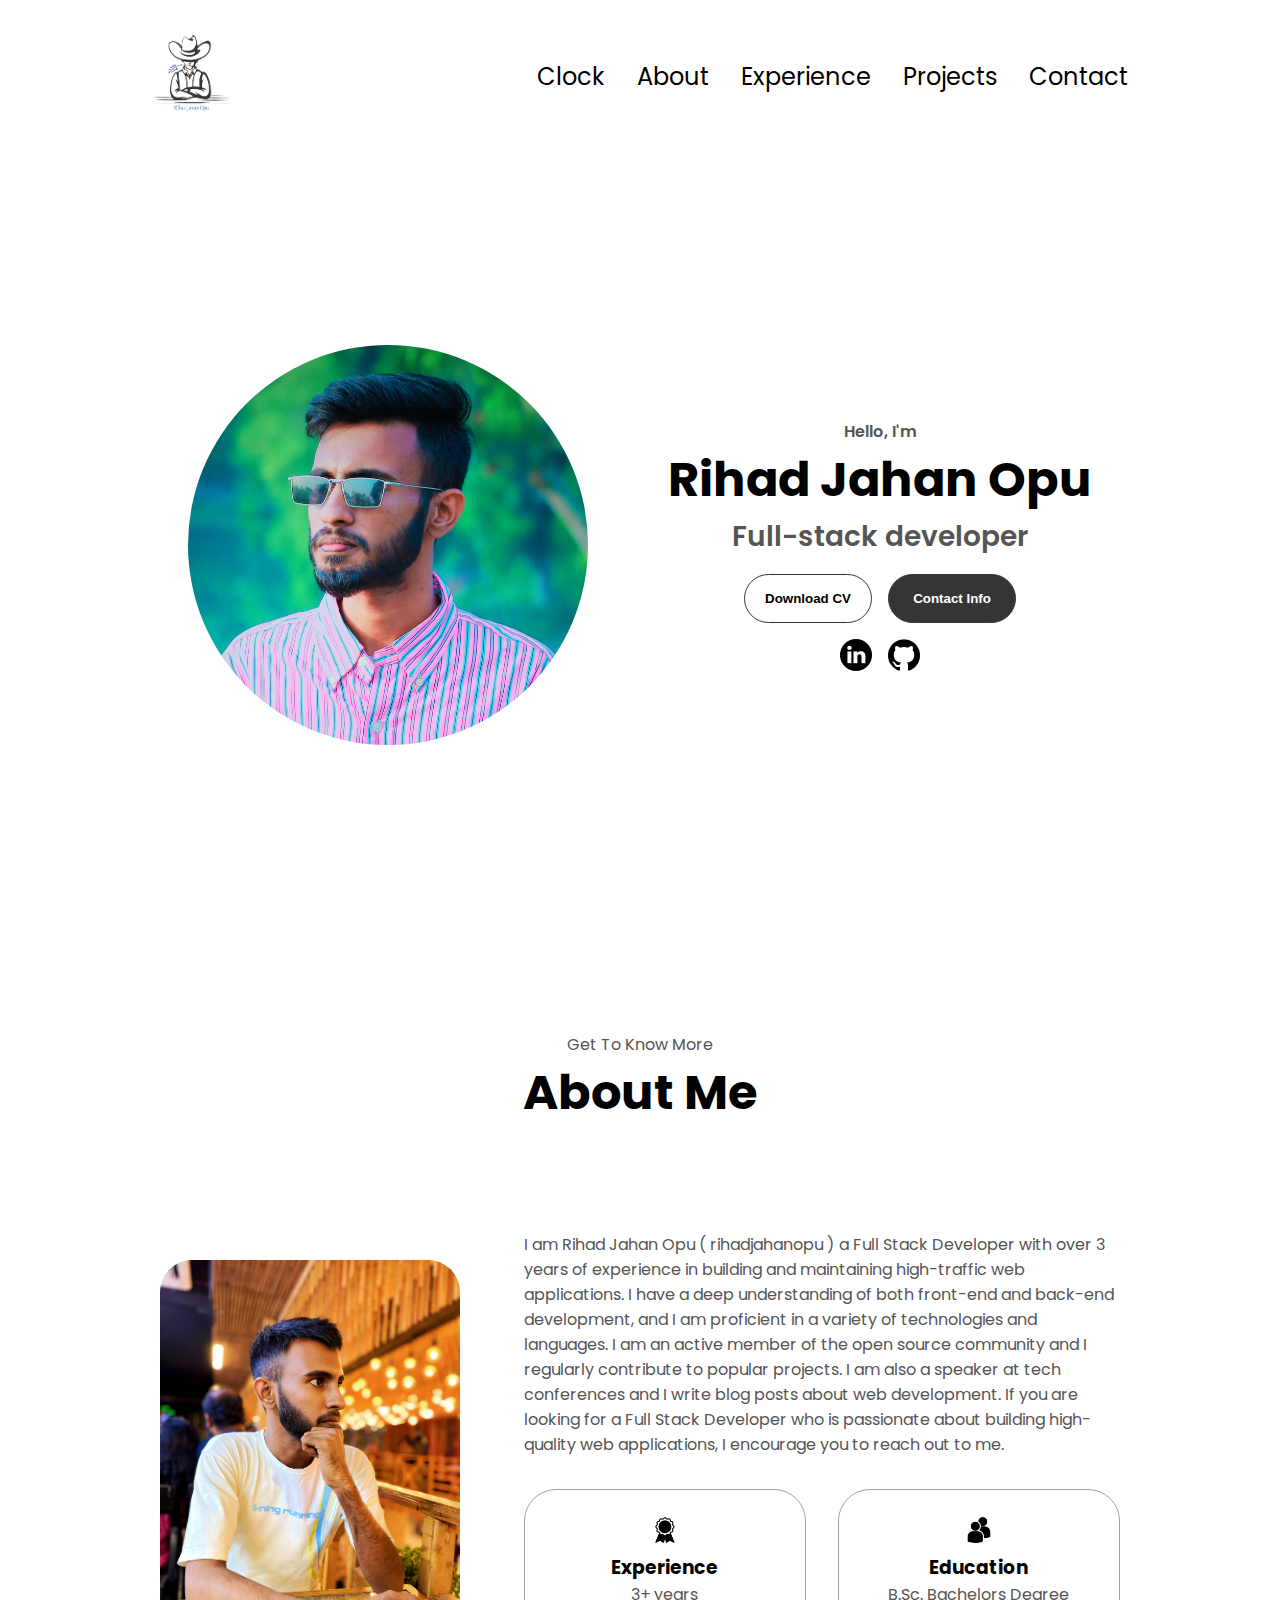
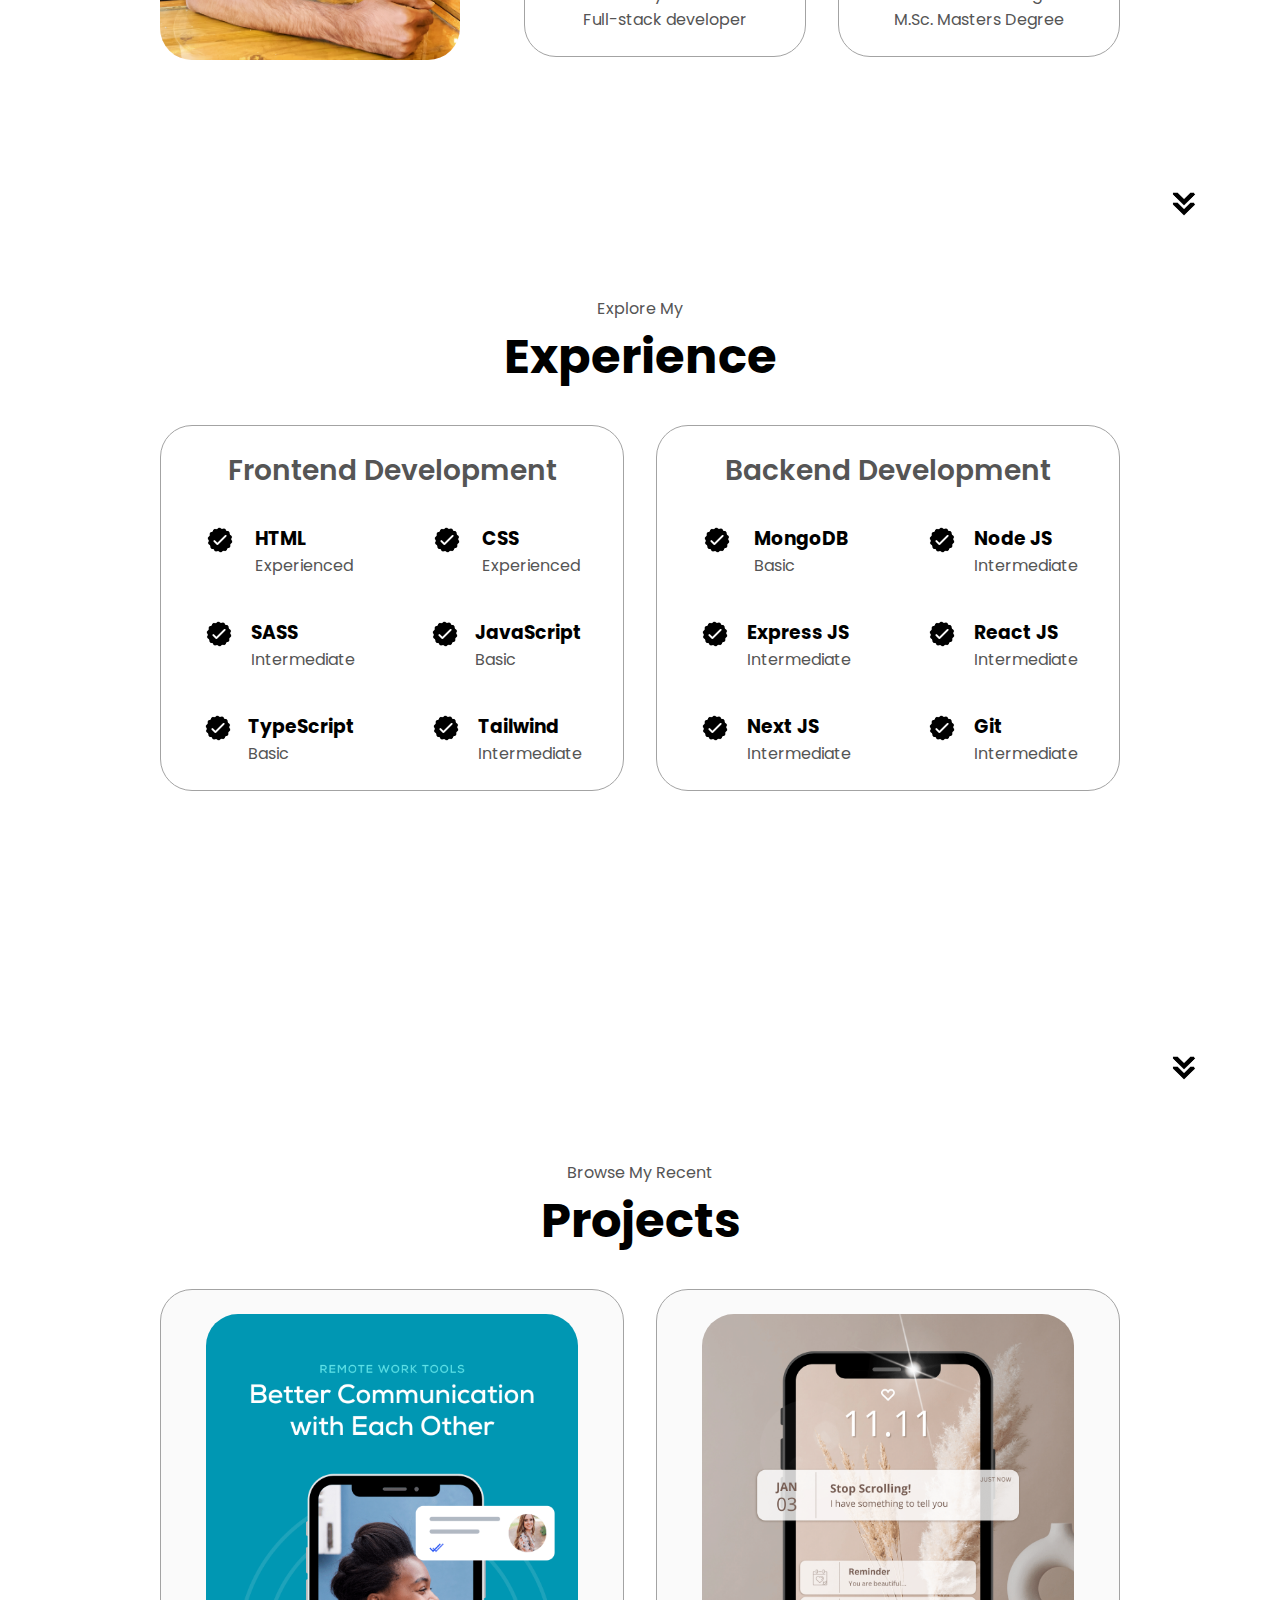
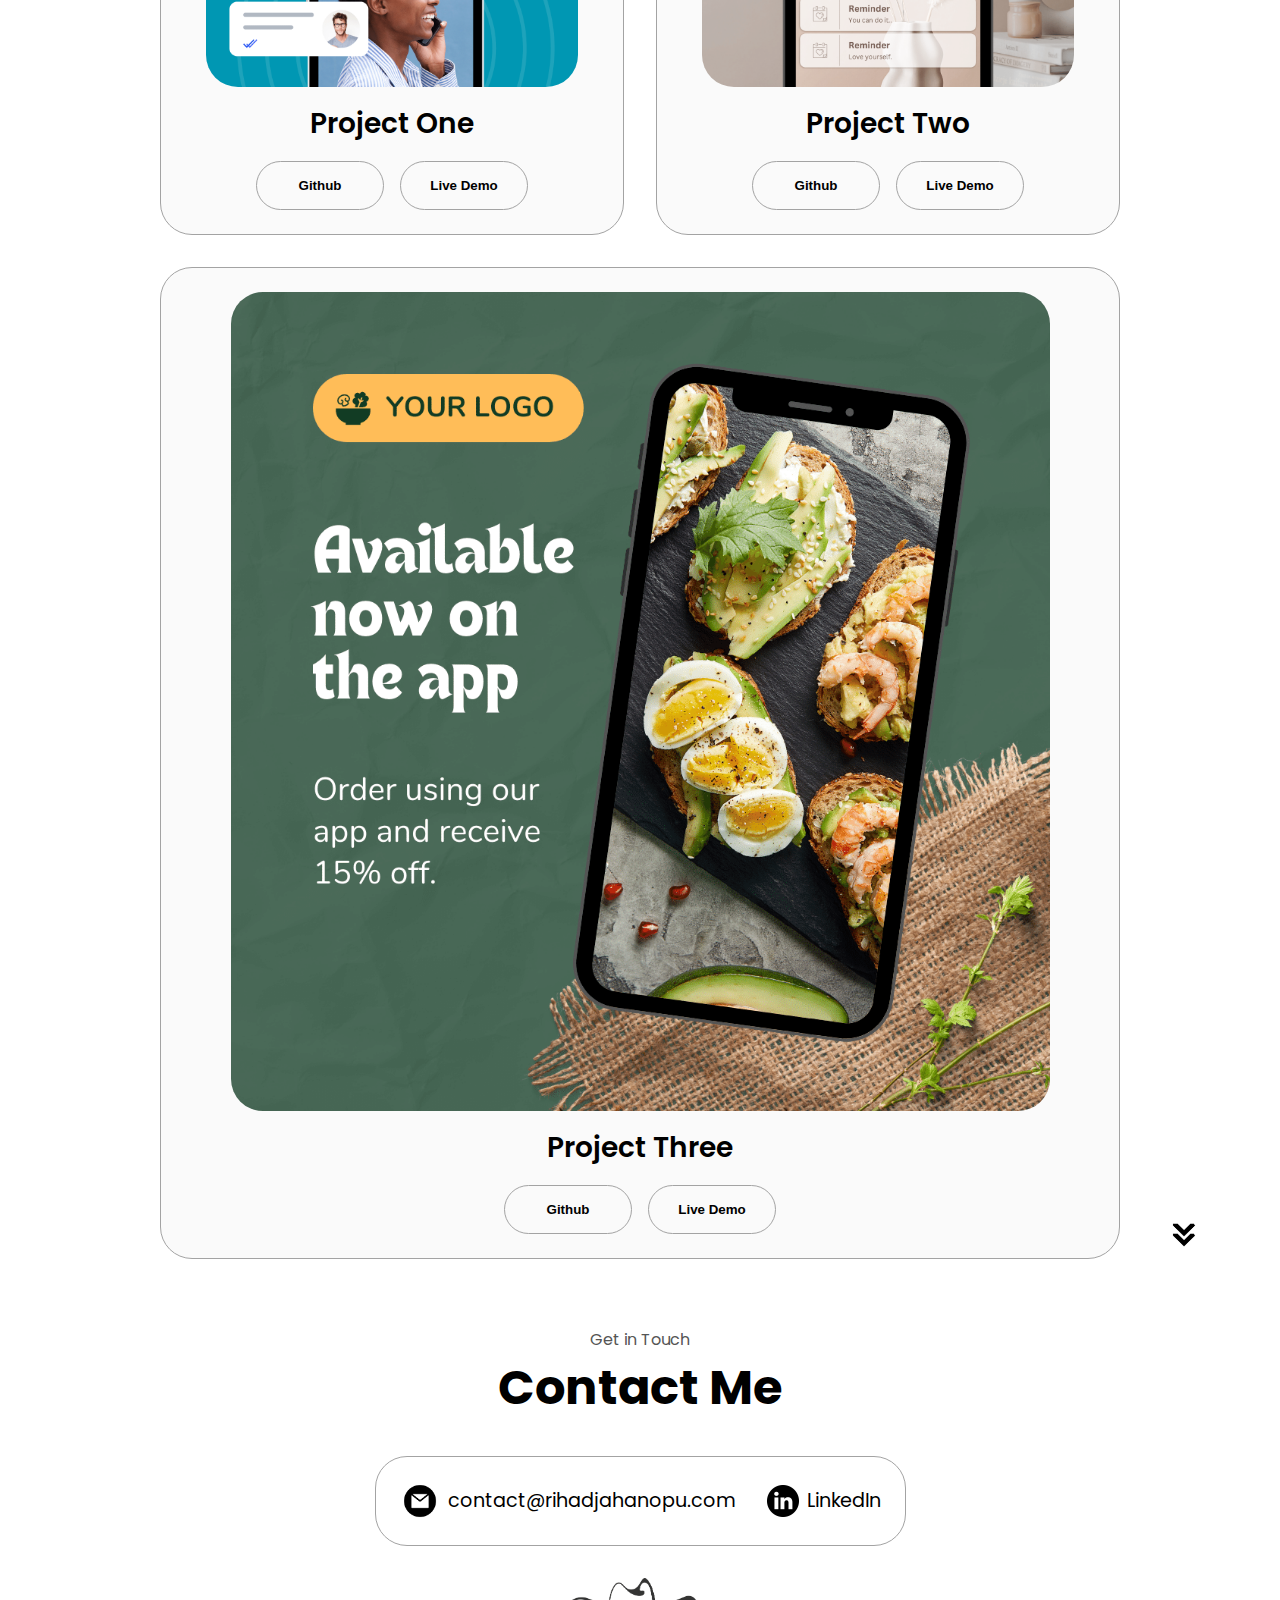
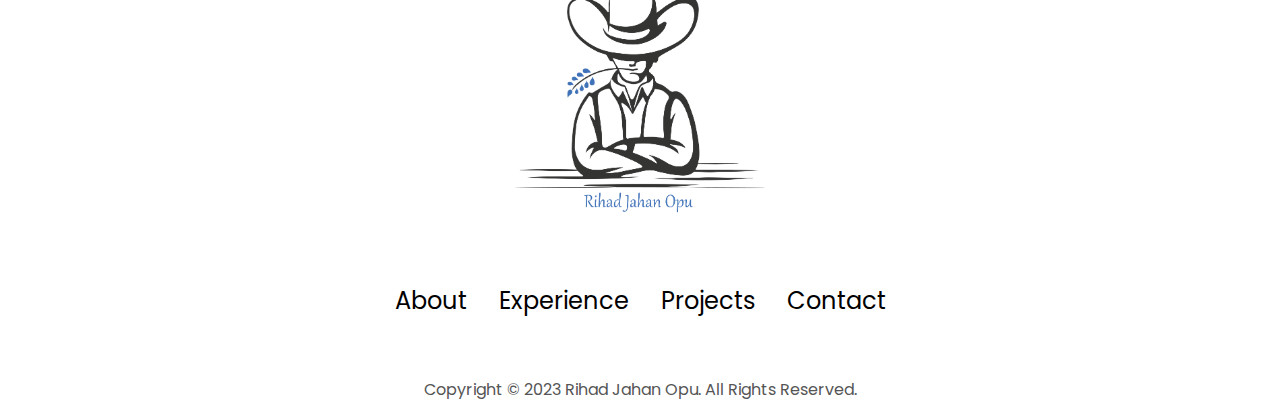
<file: index.html>
<!DOCTYPE html>
<html lang="en">
  <head>
    <meta charset="UTF-8" />
    <meta
      http-equiv="X-UA-Compatible"
      content="IE=edge"
    />
    <meta
      name="viewport"
      content="width=device-width, initial-scale=1.0"
    />
    <title>Rihad Jahan Opu | rihadjahanopu | full-stack developer</title>
    <link
      rel="stylesheet"
      href="style.css"
    />
    <link
      rel="stylesheet"
      href="mediaqueries.css"
    />
    <link
      rel="shortcut icon"
      href="./assets/websiteprofile.png"
      type="image/x-icon"
    />
  </head>
  <body>

    <nav id="desktop-nav">
      <div class="logo">
        <img
          src="./assets/websiteprofile.png"
          alt="logo"
          class="logo-in"
        />
      </div>
      <div>
        <ul class="nav-links">
          <li><a href="./clock.html">Clock</a></li>
          <li><a href="#about">About</a></li>
          <li><a href="#experience">Experience</a></li>
          <li><a href="#projects">Projects</a></li>
          <li><a href="#contact">Contact</a></li>
        </ul>
      </div>
    </nav>
    <nav id="hamburger-nav">
      <div class="logo"> <img
          src="./assets/websiteprofile.png"
          alt="logo"
          class="logo-in"
        /></div>
      <div class="hamburger-menu">
        <div
          class="hamburger-icon"
          onclick="toggleMenu()"
        >
          <span></span>
          <span></span>
          <span></span>
        </div>
        <div class="menu-links">
          <li>
            <a
              href="clock.html"
              onclick="toggleMenu()"
              >Clock</a
            >
          </li>
          <li>
            <a
              href="#about"
              onclick="toggleMenu()"
              >About</a
            >
          </li>
          <li>
            <a
              href="#experience"
              onclick="toggleMenu()"
              >Experience</a
            >
          </li>
          <li>
            <a
              href="#projects"
              onclick="toggleMenu()"
              >Projects</a
            >
          </li>
          <li>
            <a
              href="#contact"
              onclick="toggleMenu()"
              >Contact</a
            >
          </li>
        </div>
      </div>
    </nav>
     <!-- <div class="finclock">
      <div id="clock"></div>
    </div> -->
    <section id="profile">
      <div class="section__pic-container">
        <img
          src="./assets/rihadprofile.jpg"
          alt="John Doe profile picture"
          class="profile-in-co"
        />
      </div>
      <div class="section__text">
        <p class="section__text__p1">Hello, I'm</p>
        <h1 class="title">Rihad Jahan Opu</h1>
        <p class="section__text__p2">Full-stack developer</p>
        <div class="btn-container">
          <button
            class="btn btn-color-2"
            onclick="window.open('./assets/resume-example.pdf')"
          >
            Download CV
          </button>
          <button
            class="btn btn-color-1"
            onclick="location.href='./#contact'"
          >
            Contact Info
          </button>
        </div>
        <div id="socials-container">
          <img
            src="./assets/linkedin.png"
            alt="My LinkedIn profile"
            class="icon"
            onclick="location.href='https://linkedin.com/in/rihadjahanopu'"
          />
          <img
            src="./assets/github.png"
            alt="My Github profile"
            class="icon"
            onclick="location.href='https://github.com/rihadjahanopu'"
          />
        </div>
      </div>
    </section>

    
    <section id="about">
      <p class="section__text__p1">Get To Know More</p>
      <h1 class="title">About Me</h1>
      <div class="section-container">
        <div class="section__pic-container">
          <img
            src="./assets/rihadheader.png"
            alt="Profile picture"
            class="about-pic"
          />
        </div>
       
        <div class="about-details-container">
           <div class="text-container">
            <p>
              I am Rihad Jahan Opu ( rihadjahanopu ) a Full Stack Developer with over 3 years of
              experience in building and maintaining high-traffic web
              applications. I have a deep understanding of both front-end and
              back-end development, and I am proficient in a variety of
              technologies and languages. I am an active member of the open
              source community and I regularly contribute to popular projects. I
              am also a speaker at tech conferences and I write blog posts about
              web development. If you are looking for a Full Stack Developer who
              is passionate about building high-quality web applications, I
              encourage you to reach out to me.
            </p>
          </div>
          <div class="about-containers">
            <div class="details-container">
              <img
                src="./assets/experience.png"
                alt="Experience icon"
                class="icon"
              />
              <h3>Experience</h3>
              <p>3+ years <br />Full-stack developer</p>
            </div>
            <div class="details-container">
              <img
                src="./assets/education.png"
                alt="Education icon"
                class="icon"
              />
              <h3>Education</h3>
              <p>B.Sc. Bachelors Degree<br />M.Sc. Masters Degree</p>
            </div>
          </div>
          
        </div>
      </div>
      <img
        src="./assets/arrow.png"
        alt="Arrow icon"
        class="icon arrow"
        onclick="location.href='./#experience'"
      />
    </section>
    <section id="experience">
      <p class="section__text__p1">Explore My</p>
      <h1 class="title">Experience</h1>
      <div class="experience-details-container">
        <div class="about-containers">
          <div class="details-container">
            <h2 class="experience-sub-title">Frontend Development</h2>
            <div class="article-container">
              <article>
                <img
                  src="./assets/checkmark.png"
                  alt="Experience icon"
                  class="icon"
                />
                <div>
                  <h3>HTML</h3>
                  <p>Experienced</p>
                </div>
              </article>
              <article>
                <img
                  src="./assets/checkmark.png"
                  alt="Experience icon"
                  class="icon"
                />
                <div>
                  <h3>CSS</h3>
                  <p>Experienced</p>
                </div>
              </article>
              <article>
                <img
                  src="./assets/checkmark.png"
                  alt="Experience icon"
                  class="icon"
                />
                <div>
                  <h3>SASS</h3>
                  <p>Intermediate</p>
                </div>
              </article>
              <article>
                <img
                  src="./assets/checkmark.png"
                  alt="Experience icon"
                  class="icon"
                />
                <div>
                  <h3>JavaScript</h3>
                  <p>Basic</p>
                </div>
              </article>
              <article>
                <img
                  src="./assets/checkmark.png"
                  alt="Experience icon"
                  class="icon"
                />
                <div>
                  <h3>TypeScript</h3>
                  <p>Basic</p>
                </div>
              </article>
              <article>
                <img
                  src="./assets/checkmark.png"
                  alt="Experience icon"
                  class="icon"
                />
                <div>
                  <h3>Tailwind</h3>
                  <p>Intermediate</p>
                </div>
              </article>
            </div>
          </div>
          <div class="details-container">
            <h2 class="experience-sub-title">Backend Development</h2>
            <div class="article-container">
              <article>
                <img
                  src="./assets/checkmark.png"
                  alt="Experience icon"
                  class="icon"
                />
                <div>
                  <h3>MongoDB</h3>
                  <p>Basic</p>
                </div>
              </article>
              <article>
                <img
                  src="./assets/checkmark.png"
                  alt="Experience icon"
                  class="icon"
                />
                <div>
                  <h3>Node JS</h3>
                  <p>Intermediate</p>
                </div>
              </article>
              <article>
                <img
                  src="./assets/checkmark.png"
                  alt="Experience icon"
                  class="icon"
                />
                <div>
                  <h3>Express JS</h3>
                  <p>Intermediate</p>
                </div>
              </article>
              <article>
                <img
                  src="./assets/checkmark.png"
                  alt="Experience icon"
                  class="icon"
                />
                <div>
                  <h3>React JS</h3>
                  <p>Intermediate</p>
                </div>
              </article>
              <article>
                <img
                  src="./assets/checkmark.png"
                  alt="Experience icon"
                  class="icon"
                />
                <div>
                  <h3>Next JS</h3>
                  <p>Intermediate</p>
                </div>
              </article>
              <article>
                <img
                  src="./assets/checkmark.png"
                  alt="Experience icon"
                  class="icon"
                />
                <div>
                  <h3>Git</h3>
                  <p>Intermediate</p>
                </div>
              </article>
            </div>
          </div>
        </div>
      </div>
      <img
        src="./assets/arrow.png"
        alt="Arrow icon"
        class="icon arrow"
        onclick="location.href='./#projects'"
      />
    </section>
    <section id="projects">
      <p class="section__text__p1">Browse My Recent</p>
      <h1 class="title">Projects</h1>
      <div class="experience-details-container">
        <div class="about-containers">
          <div class="details-container color-container">
            <div class="article-container">
              <img
                src="./assets/project-1.png"
                alt="Project 1"
                class="project-img"
              />
            </div>
            <h2 class="experience-sub-title project-title">Project One</h2>
            <div class="btn-container">
              <button
                class="btn btn-color-2 project-btn"
                onclick="location.href='https://github.com/'"
              >
                Github
              </button>
              <button
                class="btn btn-color-2 project-btn"
                onclick="location.href='https://github.com/'"
              >
                Live Demo
              </button>
            </div>
          </div>
          <div class="details-container color-container">
            <div class="article-container">
              <img
                src="./assets/project-2.png"
                alt="Project 2"
                class="project-img"
              />
            </div>
            <h2 class="experience-sub-title project-title">Project Two</h2>
            <div class="btn-container">
              <button
                class="btn btn-color-2 project-btn"
                onclick="location.href='https://github.com/'"
              >
                Github
              </button>
              <button
                class="btn btn-color-2 project-btn"
                onclick="location.href='https://github.com/'"
              >
                Live Demo
              </button>
            </div>
          </div>
          <div class="details-container color-container">
            <div class="article-container">
              <img
                src="./assets/project-3.png"
                alt="Project 3"
                class="project-img"
              />
            </div>
            <h2 class="experience-sub-title project-title">Project Three</h2>
            <div class="btn-container">
              <button
                class="btn btn-color-2 project-btn"
                onclick="location.href='https://github.com/'"
              >
                Github
              </button>
              <button
                class="btn btn-color-2 project-btn"
                onclick="location.href='https://github.com/'"
              >
                Live Demo
              </button>
            </div>
          </div>
        </div>
      </div>
      <img
        src="./assets/arrow.png"
        alt="Arrow icon"
        class="icon arrow"
        onclick="location.href='./#contact'"
      />
    </section>
    <section id="contact">
      <p class="section__text__p1">Get in Touch</p>
      <h1 class="title">Contact Me</h1>
      <div class="contact-info-upper-container">
        <div class="contact-info-container">
          <img
            src="./assets/email.png"
            alt="Email icon"
            class="icon contact-icon email-icon"
          />
          <p>
            <a href="mailto:examplemail@gmail.com">contact@rihadjahanopu.com</a>
          </p>
        </div>
        <div class="contact-info-container">
          <img
            src="./assets/linkedin.png"
            alt="LinkedIn icon"
            class="icon contact-icon"
          />
          <p>
            <a href="https://www.linkedin.com/in/rihadjahanopu">LinkedIn</a>
          </p>
        </div>
      </div>
    </section>
    <footer>
      <div class="incover">
        <img
          src="./assets/websiteprofile.png"
          alt=""
          class="vig-logo"
        />
      </div>

      <nav>
        <div class="nav-links-container">
          <ul class="nav-links">
            <li><a href="#about">About</a></li>
            <li><a href="#experience">Experience</a></li>
            <li><a href="#projects">Projects</a></li>
            <li><a href="#contact">Contact</a></li>
          </ul>
        </div>
      </nav>
      <p>Copyright &#169; 2023 Rihad Jahan Opu. All Rights Reserved.</p>
    </footer>
    <script src="script.js"></script>
  </body>
</html>
</file>
<file: style.css>
/* GENERAL */

@import url("https://fonts.googleapis.com/css2?family=Poppins:wght@300;400;500;600&display=swap");

* {
  margin: 0;
  padding: 0;
}

body {
  font-family: "Poppins", sans-serif;
}

html {
  scroll-behavior: smooth;
}

p {
  color: rgb(85, 85, 85);
}

/* TRANSITION */

a,
.btn {
  transition: all 300ms ease;
}

/* DESKTOP NAV */

nav,
.nav-links {
  display: flex;
}

nav {
  justify-content: space-around;
  align-items: center;
  height: 17vh;
}

.nav-links {
  gap: 2rem;
  list-style: none;
  font-size: 1.5rem;
}

a {
  color: black;
  text-decoration: none;
  text-decoration-color: white;
}

a:hover {
  color: grey;
  text-decoration: underline;
  text-underline-offset: 1rem;
  text-decoration-color: rgb(181, 181, 181);
}

.logo {
  font-size: 2rem;
}

.logo:hover {
  cursor: default;
}

/* HAMBURGER MENU */

#hamburger-nav {
  display: none;
}

.hamburger-menu {
  position: relative;
  display: inline-block;
}

.hamburger-icon {
  display: flex;
  flex-direction: column;
  justify-content: space-between;
  height: 24px;
  width: 30px;
  cursor: pointer;
}

.hamburger-icon span {
  width: 100%;
  height: 2px;
  background-color: black;
  transition: all 0.3 ease-in-out;
}

.menu-links {
  position: absolute;
  top: 100%;
  right: 0;
  background-color: white;
  width: fit-content;
  max-height: 0;
  overflow: hidden;
  transition: all 0.3 ease-in-out;
}

.menu-links a {
  display: block;
  padding: 10px;
  text-align: center;
  font-size: 1.5rem;
  color: black;
  text-decoration: none;
  transition: all 0.3 ease-in-out;
}

.menu-links li {
  list-style: none;
}

.menu-links.open {
  max-height: 300px;
}

.hamburger-icon.open span:first-child {
  transform: rotate(45deg) translate(10px, 5px);
}

.hamburger-icon.open span:nth-child(2) {
  opacity: 0;
}

.hamburger-icon.open span:last-child {
  transform: rotate(-45deg) translate(10px, -5px);
}

.hamburger-icon span:first-child {
  transform: none;
}

.hamburger-icon span:first-child {
  opacity: 1;
}

.hamburger-icon span:first-child {
  transform: none;
}

/* SECTIONS */

section {
  padding-top: 4vh;
  height: 96vh;
  margin: 0 10rem;
  box-sizing: border-box;
  min-height: fit-content;
}

.section-container {
  display: flex;
}

/* PROFILE SECTION */

#profile {
  display: flex;
  justify-content: center;
  gap: 5rem;
  height: 80vh;
}

.section__pic-container {
  display: flex;
  height: 400px;
  width: 400px;
  margin: auto 0;
}

.section__text {
  align-self: center;
  text-align: center;
}

.section__text p {
  font-weight: 600;
}

.section__text__p1 {
  text-align: center;
}

.section__text__p2 {
  font-size: 1.75rem;
  margin-bottom: 1rem;
}

.title {
  font-size: 3rem;
  text-align: center;
}

#socials-container {
  display: flex;
  justify-content: center;
  margin-top: 1rem;
  gap: 1rem;
}

/* ICONS */

.icon {
  cursor: pointer;
  height: 2rem;
}

/* BUTTONS */

.btn-container {
  display: flex;
  justify-content: center;
  gap: 1rem;
}

.btn {
  font-weight: 600;
  transition: all 300ms ease;
  padding: 1rem;
  width: 8rem;
  border-radius: 2rem;
}

.btn-color-1,
.btn-color-2 {
  border: rgb(53, 53, 53) 0.1rem solid;
}

.btn-color-1:hover,
.btn-color-2:hover {
  cursor: pointer;
}

.btn-color-1,
.btn-color-2:hover {
  background: rgb(53, 53, 53);
  color: white;
}

.btn-color-1:hover {
  background: rgb(0, 0, 0);
}

.btn-color-2 {
  background: none;
}

.btn-color-2:hover {
  border: rgb(255, 255, 255) 0.1rem solid;
}

.btn-container {
  gap: 1rem;
}

/* ABOUT SECTION */

#about {
  position: relative;
}

.about-containers {
  gap: 2rem;
  margin-bottom: 2rem;
  margin-top: 2rem;
}

.about-details-container {
  justify-content: center;
  flex-direction: column;
}

.about-containers,
.about-details-container {
  display: flex;
}

.about-pic {
  border-radius: 2rem;
}

.arrow {
  position: absolute;
  right: -5rem;
  bottom: 2.5rem;
}

.details-container {
  padding: 1.5rem;
  flex: 1;
  background: white;
  border-radius: 2rem;
  border: rgb(53, 53, 53) 0.1rem solid;
  border-color: rgb(163, 163, 163);
  text-align: center;
}

.section-container {
  gap: 4rem;
  height: 80%;
}

.section__pic-container {
  height: 400px;
  width: 400px;
  margin: auto 0;
}

/* EXPERIENCE SECTION */

#experience {
  position: relative;
}

.experience-sub-title {
  color: rgb(85, 85, 85);
  font-weight: 600;
  font-size: 1.75rem;
  margin-bottom: 2rem;
}

.experience-details-container {
  display: flex;
  justify-content: center;
  flex-direction: column;
}

.article-container {
  display: flex;
  text-align: initial;
  flex-wrap: wrap;
  flex-direction: row;
  gap: 2.5rem;
  justify-content: space-around;
}

article {
  display: flex;
  width: 10rem;
  justify-content: space-around;
  gap: 0.5rem;
}

article .icon {
  cursor: default;
}

/* PROJECTS SECTION */

#projects {
  position: relative;
}

.color-container {
  border-color: rgb(163, 163, 163);
  background: rgb(250, 250, 250);
}

.project-img {
  border-radius: 2rem;
  width: 90%;
  height: 90%;
}

.project-title {
  margin: 1rem;
  color: black;
}

.project-btn {
  color: black;
  border-color: rgb(163, 163, 163);
}

/* CONTACT */

#contact {
  display: flex;
  justify-content: center;
  flex-direction: column;
  height: 70vh;
}

.contact-info-upper-container {
  display: flex;
  justify-content: center;
  border-radius: 2rem;
  border: rgb(53, 53, 53) 0.1rem solid;
  border-color: rgb(163, 163, 163);
  background: (250, 250, 250);
  margin: 2rem auto;
  padding: 0.5rem;
}

.contact-info-container {
  display: flex;
  align-items: center;
  justify-content: center;
  gap: 0.5rem;
  margin: 1rem;
}

.contact-info-container p {
  font-size: larger;
}

.contact-icon {
  cursor: default;
}

.email-icon {
  height: 2.5rem;
}

/* FOOTER SECTION */

footer {
  height: 26vh;
  margin: 0 1rem;
}

footer p {
  text-align: center;
}

.profile-in-co {
  border-radius: 100%;
  overflow: hidden;
}

.logo-in {
  width: 80px;
  margin-top: 10px;
}
ul {
  list-style-type: circle;
}
.vig-logo {
  width: 20%;
}

.incover {
  display: flex;
  justify-content: center;
}

/* Google font */
/* @import url('https://fonts.googleapis.com/css?family=Orbitron'); */

  .finclock {
        display: flex;
        justify-content: center;
        width: 100%;
      }

#clock {
    font-family: 'monospace', sans-serif;

    color: #fea551;
    font-size: 56px;
    text-align: center;
    padding-top: 40px;
    padding-bottom: 40px;
      font-weight: bolder;

  /* From https://css.glass */
background: rgba(22, 21, 21, 0.5);
border-radius: 16px;
box-shadow: 0 4px 30px rgba(0, 0, 0, 0.1);
backdrop-filter: blur(4.1px);
-webkit-backdrop-filter: blur(4.1px);
border: 1px solid rgba(22, 21, 21, 1);
   padding-left: 50px;
        padding-right: 50px;
      }
 
}
</file>
<file: mediaqueries.css>
@media screen and (max-width: 1400px) {
  #profile {
    height: 83vh;
    margin-bottom: 6rem;
  }
  .about-containers {
    flex-wrap: wrap;
  }
  #contact,
  #projects {
    height: fit-content;
  }
}

@media screen and (max-width: 1200px) {
  #desktop-nav {
    display: none;
  }
  #hamburger-nav {
    display: flex;
  }
  #experience,
  .experience-details-container {
    margin-top: 2rem;
  }
  #profile,
  .section-container {
    display: block;
  }
  .arrow {
    display: none;
  }
  section,
  .section-container {
    height: fit-content;
  }
  section {
    margin: 0 5%;
  }
  .section__pic-container {
    width: 275px;
    height: 275px;
    margin: 0 auto 2rem;
  }
  .about-containers {
    margin-top: 0;
  }
}

@media screen and (max-width: 600px) {
  #contact,
  footer {
    height: 40vh;
  }
  #profile {
    height: 55vh;
    margin-bottom: 0;
  }
  article {
    font-size: 1rem;
  }
  footer nav {
    height: fit-content;
    margin-bottom: 2rem;
  }
  .about-containers,
  .contact-info-upper-container,
  .btn-container {
    flex-wrap: wrap;
  }
  .contact-info-container {
    margin: 0;
  }
  .contact-info-container p,
  .nav-links li a {
    font-size: 1rem;
  }
  .experience-sub-title {
    font-size: 1.25rem;
  }
  .logo {
    font-size: 1.5rem;
  }
  .nav-links {
    flex-direction: column;
    gap: 0.5rem;
    text-align: center;
  }
  .section__pic-container {
    width: auto;
    height: 46vw;
    justify-content: center;
  }
  .section__text__p2 {
    font-size: 1.25rem;
  }
  .title {
    font-size: 2rem;
  }
  .text-container {
    text-align: justify;
  }
  .vig-logo{
        width: 70%;
  }
}
</file>
